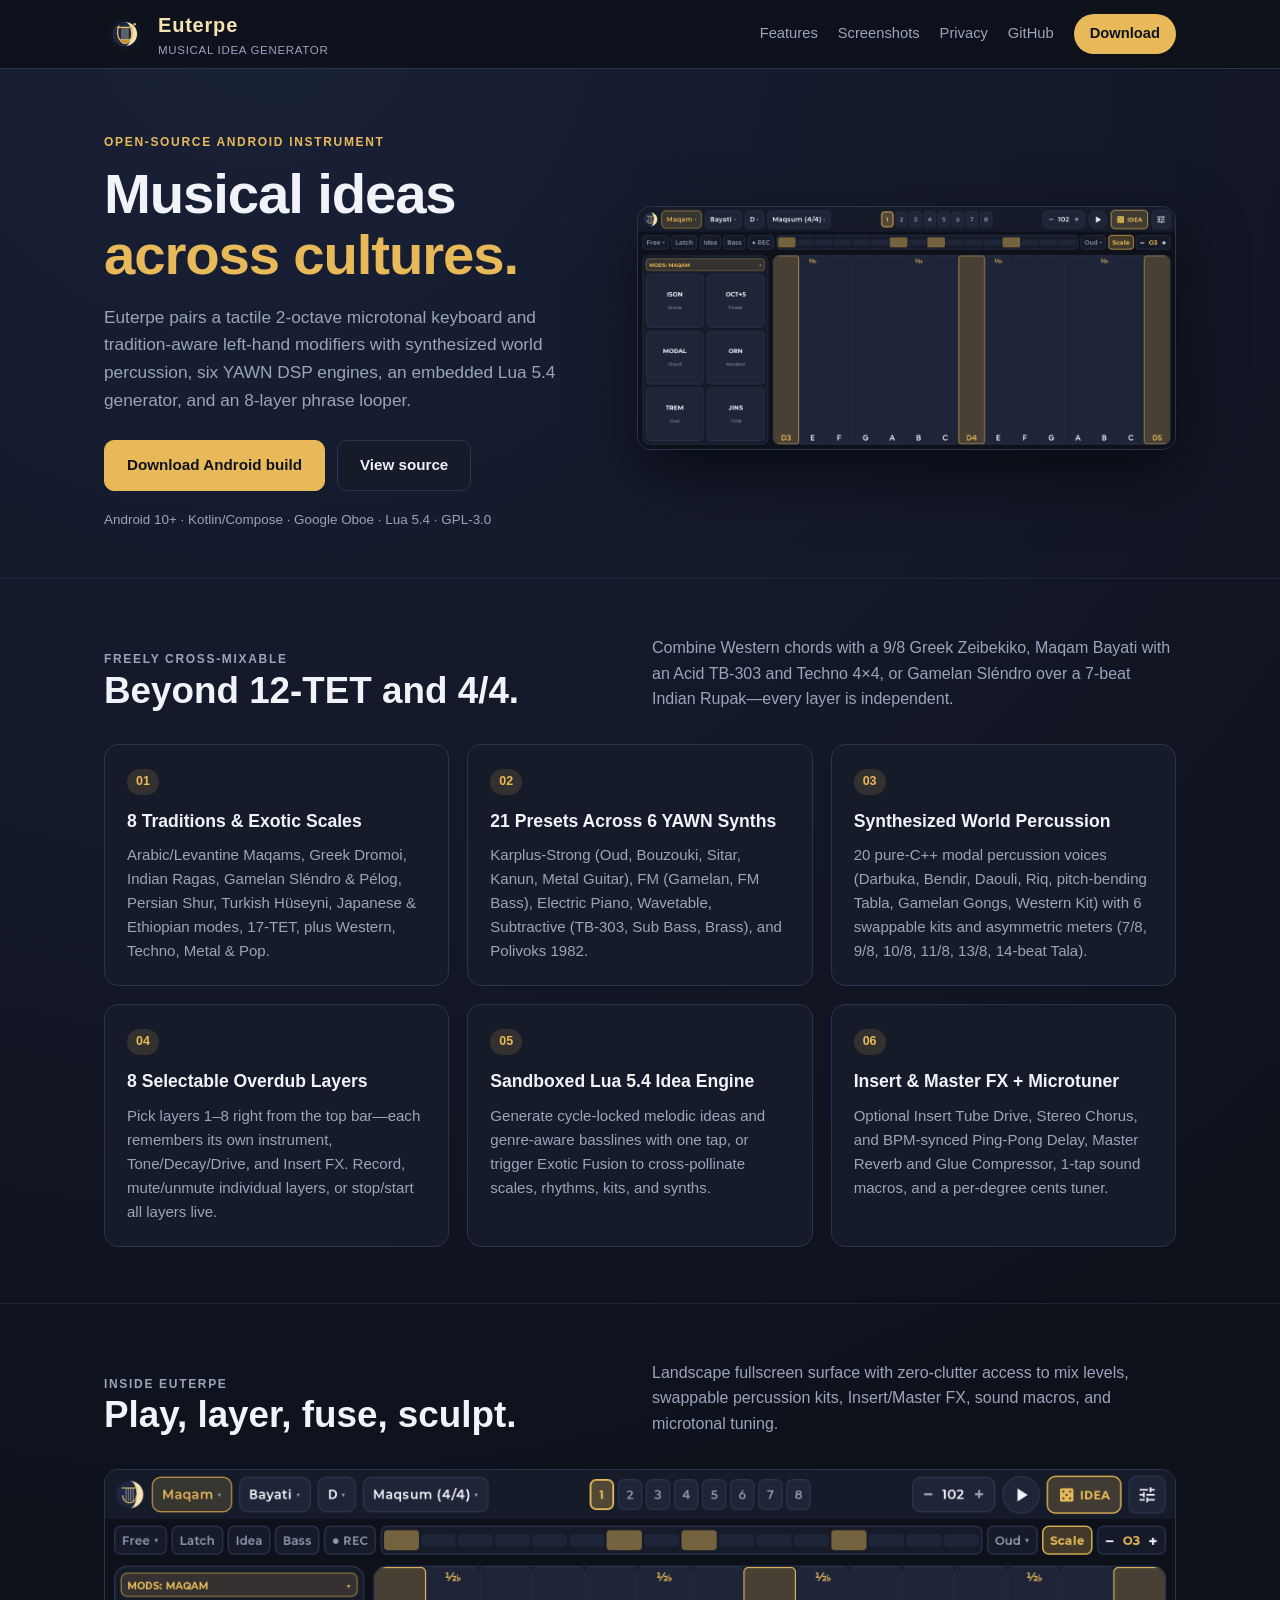
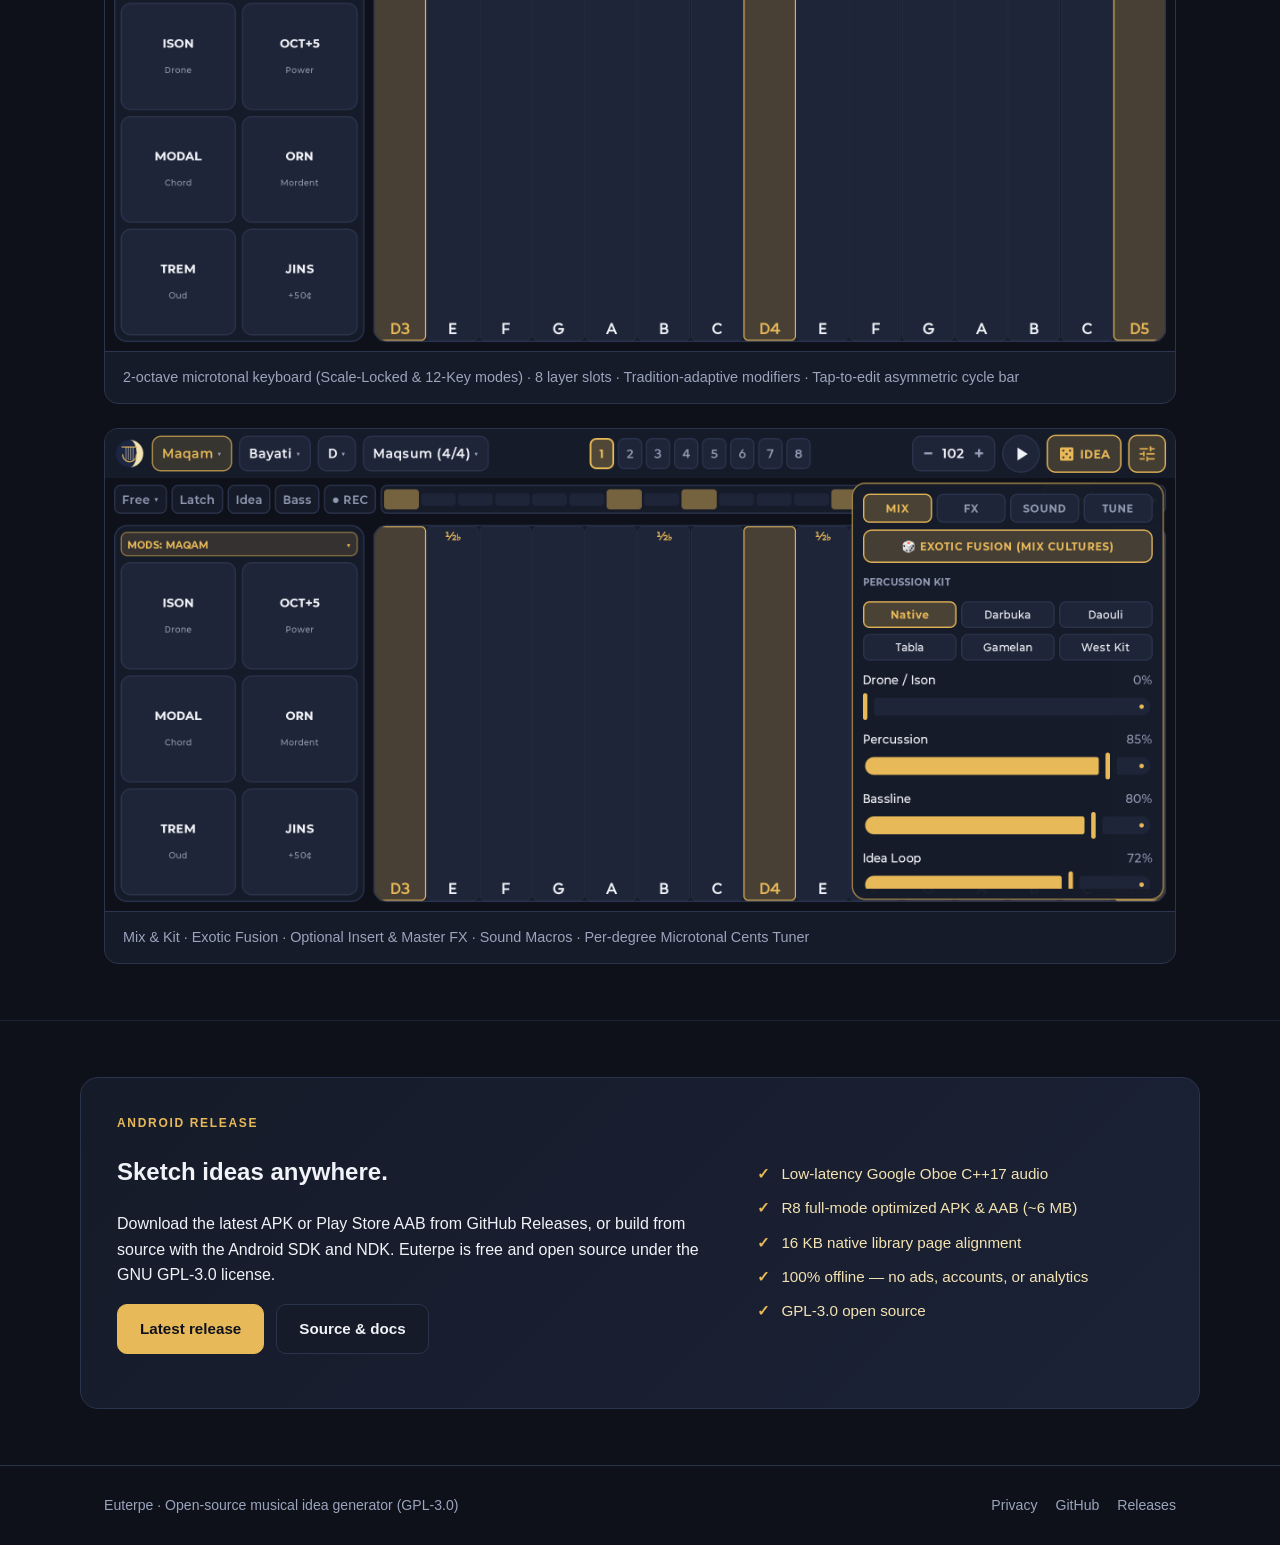
<file: docs/index.html>
<!doctype html>
<html lang="en">
<head>
  <meta charset="utf-8">
  <meta name="viewport" content="width=device-width, initial-scale=1">
  <title>Euterpe — cross-cultural musical idea generator for Android</title>
  <meta name="description" content="Euterpe is an open-source Android musical idea generator with Maqams, Greek Dromoi, Indian Ragas, Gamelan, Western, Techno, Metal & Pop, synthesized world percussion, YAWN DSP synths, and an 8-layer phrase looper.">
  <meta name="theme-color" content="#0e111a">
  <meta property="og:title" content="Euterpe — cross-cultural musical idea generator">
  <meta property="og:description" content="2-octave microtonal keyboard, left-hand tradition modifiers, 21 YAWN DSP presets including Polivoks & TB-303, synthesized world percussion, Lua 5.4 idea engine, and 8-layer looper.">
  <meta property="og:type" content="website">
  <meta property="og:image" content="https://tkleisas.github.io/euterpe/assets/screenshot-main.png">
  <meta name="twitter:card" content="summary_large_image">
  <link rel="icon" href="assets/euterpe-logo.svg" type="image/svg+xml">
  <link rel="stylesheet" href="styles.css">
</head>
<body>
  <header class="site-header">
    <div class="wrap nav">
      <a class="brand" href="./" aria-label="Euterpe home">
        <img src="assets/euterpe-logo.svg" alt="" width="42" height="42">
        <span>
          <span class="brand-word">Euterpe</span>
          <span class="brand-by">musical idea generator</span>
        </span>
      </a>
      <nav class="nav-links" aria-label="Main navigation">
        <a href="#features">Features</a>
        <a href="#screenshots">Screenshots</a>
        <a href="privacy.html">Privacy</a>
        <a href="https://github.com/tkleisas/euterpe">GitHub</a>
        <a class="nav-cta" href="https://github.com/tkleisas/euterpe/releases/latest">Download</a>
      </nav>
    </div>
  </header>

  <main>
    <section class="wrap hero">
      <div>
        <p class="eyebrow">Open-source Android instrument</p>
        <h1>Musical ideas<br><span>across cultures.</span></h1>
        <p class="lede">
          Euterpe pairs a tactile 2-octave microtonal keyboard and tradition-aware
          left-hand modifiers with synthesized world percussion, six YAWN DSP
          engines, an embedded Lua 5.4 generator, and an 8-layer phrase looper.
        </p>
        <div class="hero-actions">
          <a class="btn btn-primary" href="https://github.com/tkleisas/euterpe/releases/latest">Download Android build</a>
          <a class="btn" href="https://github.com/tkleisas/euterpe">View source</a>
        </div>
        <p class="meta">Android 10+ · Kotlin/Compose · Google Oboe · Lua 5.4 · GPL-3.0</p>
      </div>
      <div class="hero-visual">
        <img src="assets/screenshot-main.png" alt="Euterpe landscape performance surface in Maqam Bayati with 8 layer slots and 2-octave microtonal keyboard">
      </div>
    </section>

    <section class="section" id="features">
      <div class="wrap">
        <div class="section-head">
          <div>
            <p class="eyebrow">Freely cross-mixable</p>
            <h2>Beyond 12-TET and 4/4.</h2>
          </div>
          <p>
            Combine Western chords with a 9/8 Greek Zeibekiko, Maqam Bayati with
            an Acid TB-303 and Techno 4×4, or Gamelan Sléndro over a 7-beat
            Indian Rupak—every layer is independent.
          </p>
        </div>
        <div class="feature-grid">
          <article class="card">
            <span class="card-number">01</span>
            <h3>8 Traditions &amp; Exotic Scales</h3>
            <p>Arabic/Levantine Maqams, Greek Dromoi, Indian Ragas, Gamelan Sléndro &amp; Pélog, Persian Shur, Turkish Hüseyni, Japanese &amp; Ethiopian modes, 17-TET, plus Western, Techno, Metal &amp; Pop.</p>
          </article>
          <article class="card">
            <span class="card-number">02</span>
            <h3>21 Presets Across 6 YAWN Synths</h3>
            <p>Karplus-Strong (Oud, Bouzouki, Sitar, Kanun, Metal Guitar), FM (Gamelan, FM Bass), Electric Piano, Wavetable, Subtractive (TB-303, Sub Bass, Brass), and Polivoks 1982.</p>
          </article>
          <article class="card">
            <span class="card-number">03</span>
            <h3>Synthesized World Percussion</h3>
            <p>20 pure-C++ modal percussion voices (Darbuka, Bendir, Daouli, Riq, pitch-bending Tabla, Gamelan Gongs, Western Kit) with 6 swappable kits and asymmetric meters (7/8, 9/8, 10/8, 11/8, 13/8, 14-beat Tala).</p>
          </article>
          <article class="card">
            <span class="card-number">04</span>
            <h3>8 Selectable Overdub Layers</h3>
            <p>Pick layers 1–8 right from the top bar—each remembers its own instrument, Tone/Decay/Drive, and Insert FX. Record, mute/unmute individual layers, or stop/start all layers live.</p>
          </article>
          <article class="card">
            <span class="card-number">05</span>
            <h3>Sandboxed Lua 5.4 Idea Engine</h3>
            <p>Generate cycle-locked melodic ideas and genre-aware basslines with one tap, or trigger Exotic Fusion to cross-pollinate scales, rhythms, kits, and synths.</p>
          </article>
          <article class="card">
            <span class="card-number">06</span>
            <h3>Insert &amp; Master FX + Microtuner</h3>
            <p>Optional Insert Tube Drive, Stereo Chorus, and BPM-synced Ping-Pong Delay, Master Reverb and Glue Compressor, 1-tap sound macros, and a per-degree cents tuner.</p>
          </article>
        </div>
      </div>
    </section>

    <section class="section" id="screenshots">
      <div class="wrap">
        <div class="section-head">
          <div>
            <p class="eyebrow">Inside Euterpe</p>
            <h2>Play, layer, fuse, sculpt.</h2>
          </div>
          <p>Landscape fullscreen surface with zero-clutter access to mix levels, swappable percussion kits, Insert/Master FX, sound macros, and microtonal tuning.</p>
        </div>
        <div class="gallery">
          <figure class="shot">
            <img loading="lazy" src="assets/screenshot-main.png" alt="Euterpe main performance surface with 8 layer buttons, Maqam Bayati quarter-tone keyboard, and left-hand modifiers">
            <figcaption>2-octave microtonal keyboard (Scale-Locked &amp; 12-Key modes) · 8 layer slots · Tradition-adaptive modifiers · Tap-to-edit asymmetric cycle bar</figcaption>
          </figure>
          <figure class="shot">
            <img loading="lazy" src="assets/screenshot-lab.png" alt="Euterpe Mix, Percussion Kit, FX, Sound and Tune overlay">
            <figcaption>Mix &amp; Kit · Exotic Fusion · Optional Insert &amp; Master FX · Sound Macros · Per-degree Microtonal Cents Tuner</figcaption>
          </figure>
        </div>
      </div>
    </section>

    <section class="section" id="download">
      <div class="wrap download">
        <div>
          <p class="eyebrow">Android release</p>
          <h2>Sketch ideas anywhere.</h2>
          <p>
            Download the latest APK or Play Store AAB from GitHub Releases, or
            build from source with the Android SDK and NDK. Euterpe is free and
            open source under the GNU GPL-3.0 license.
          </p>
          <div class="hero-actions">
            <a class="btn btn-primary" href="https://github.com/tkleisas/euterpe/releases/latest">Latest release</a>
            <a class="btn" href="https://github.com/tkleisas/euterpe">Source &amp; docs</a>
          </div>
        </div>
        <ul class="checks">
          <li>Low-latency Google Oboe C++17 audio</li>
          <li>R8 full-mode optimized APK &amp; AAB (~6 MB)</li>
          <li>16 KB native library page alignment</li>
          <li>100% offline — no ads, accounts, or analytics</li>
          <li>GPL-3.0 open source</li>
        </ul>
      </div>
    </section>
  </main>

  <footer class="site-footer">
    <div class="wrap footer-row">
      <div>Euterpe · Open-source musical idea generator (GPL-3.0)</div>
      <div class="footer-links">
        <a href="privacy.html">Privacy</a>
        <a href="https://github.com/tkleisas/euterpe">GitHub</a>
        <a href="https://github.com/tkleisas/euterpe/releases">Releases</a>
      </div>
    </div>
  </footer>
</body>
</html>
</file>
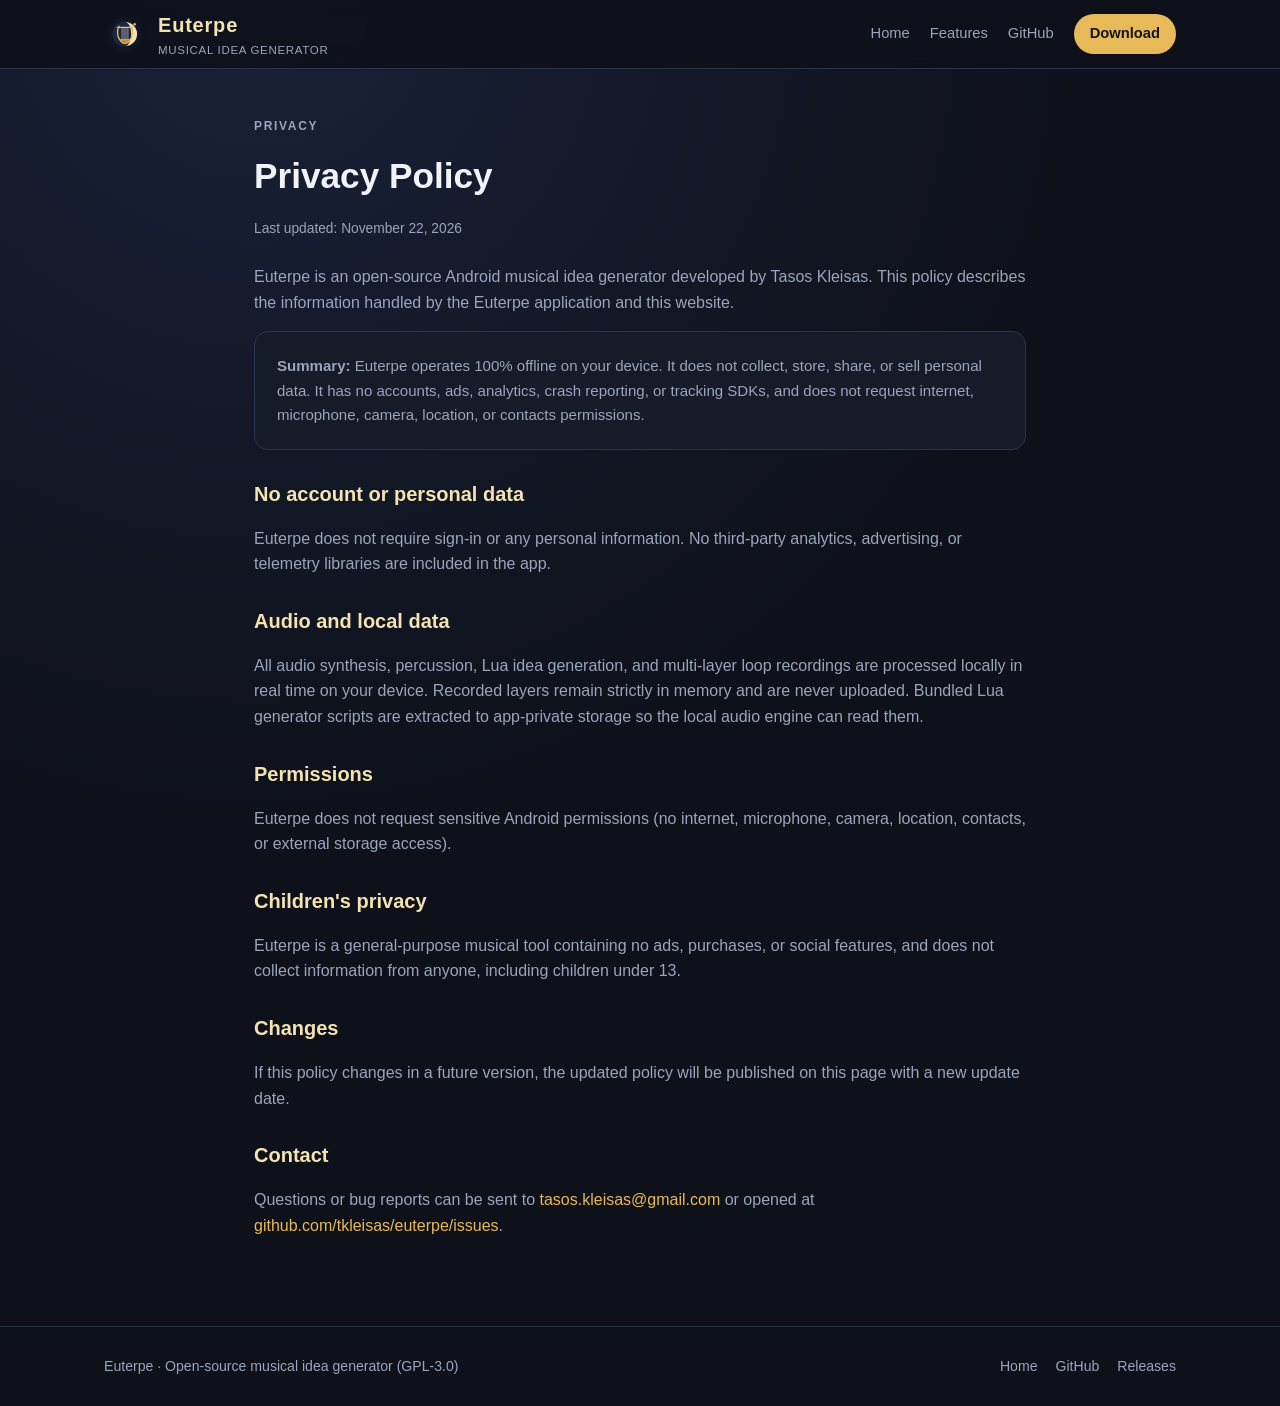
<file: docs/privacy.html>
<!doctype html>
<html lang="en">
<head>
  <meta charset="utf-8">
  <meta name="viewport" content="width=device-width, initial-scale=1">
  <title>Privacy Policy — Euterpe</title>
  <meta name="description" content="Euterpe privacy policy: 100% offline processing, no network access, no analytics, no ads, no account.">
  <meta name="theme-color" content="#0e111a">
  <link rel="icon" href="assets/euterpe-logo.svg" type="image/svg+xml">
  <link rel="stylesheet" href="styles.css">
</head>
<body>
  <header class="site-header">
    <div class="wrap nav">
      <a class="brand" href="./" aria-label="Euterpe home">
        <img src="assets/euterpe-logo.svg" alt="" width="42" height="42">
        <span>
          <span class="brand-word">Euterpe</span>
          <span class="brand-by">musical idea generator</span>
        </span>
      </a>
      <nav class="nav-links" aria-label="Main navigation">
        <a href="index.html">Home</a>
        <a href="index.html#features">Features</a>
        <a href="https://github.com/tkleisas/euterpe">GitHub</a>
        <a class="nav-cta" href="https://github.com/tkleisas/euterpe/releases/latest">Download</a>
      </nav>
    </div>
  </header>

  <main class="wrap legal">
    <p class="eyebrow">Privacy</p>
    <h1>Privacy Policy</h1>
    <p class="updated">Last updated: November 22, 2026</p>

    <p>
      Euterpe is an open-source Android musical idea generator developed by
      Tasos Kleisas. This policy describes the information handled by the
      Euterpe application and this website.
    </p>

    <div class="card">
      <p><strong>Summary:</strong> Euterpe operates 100% offline on your device.
      It does not collect, store, share, or sell personal data. It has no
      accounts, ads, analytics, crash reporting, or tracking SDKs, and does not
      request internet, microphone, camera, location, or contacts permissions.</p>
    </div>

    <h2>No account or personal data</h2>
    <p>
      Euterpe does not require sign-in or any personal information. No third-party
      analytics, advertising, or telemetry libraries are included in the app.
    </p>

    <h2>Audio and local data</h2>
    <p>
      All audio synthesis, percussion, Lua idea generation, and multi-layer loop
      recordings are processed locally in real time on your device. Recorded
      layers remain strictly in memory and are never uploaded. Bundled Lua
      generator scripts are extracted to app-private storage so the local audio
      engine can read them.
    </p>

    <h2>Permissions</h2>
    <p>
      Euterpe does not request sensitive Android permissions (no internet,
      microphone, camera, location, contacts, or external storage access).
    </p>

    <h2>Children's privacy</h2>
    <p>
      Euterpe is a general-purpose musical tool containing no ads, purchases, or
      social features, and does not collect information from anyone, including
      children under 13.
    </p>

    <h2>Changes</h2>
    <p>
      If this policy changes in a future version, the updated policy will be
      published on this page with a new update date.
    </p>

    <h2>Contact</h2>
    <p>
      Questions or bug reports can be sent to
      <a href="mailto:tasos.kleisas@gmail.com">tasos.kleisas@gmail.com</a>
      or opened at
      <a href="https://github.com/tkleisas/euterpe/issues">github.com/tkleisas/euterpe/issues</a>.
    </p>
  </main>

  <footer class="site-footer">
    <div class="wrap footer-row">
      <div>Euterpe · Open-source musical idea generator (GPL-3.0)</div>
      <div class="footer-links">
        <a href="index.html">Home</a>
        <a href="https://github.com/tkleisas/euterpe">GitHub</a>
        <a href="https://github.com/tkleisas/euterpe/releases">Releases</a>
      </div>
    </div>
  </footer>
</body>
</html>
</file>
<file: docs/styles.css>
:root {
  --bg: #0e111a;
  --surface: #161b29;
  --surface-2: #1e2538;
  --border: #2b344d;
  --text: #f1f3f8;
  --muted: #9aa4bc;
  --accent: #e8b959;
  --accent-soft: rgba(232, 185, 89, 0.14);
  --ivory: #f4e3b2;
  --radius: 14px;
}

* { box-sizing: border-box; }
html { scroll-behavior: smooth; }
body {
  margin: 0;
  font-family: -apple-system, BlinkMacSystemFont, "Segoe UI", Roboto, Inter, sans-serif;
  background: radial-gradient(circle at 20% 0%, #192138 0%, var(--bg) 48%);
  color: var(--text);
  line-height: 1.6;
}
a { color: var(--accent); text-decoration: none; }
a:hover { text-decoration: underline; }

.wrap { max-width: 1120px; margin: 0 auto; padding: 0 24px; }

.site-header {
  position: sticky;
  top: 0;
  z-index: 20;
  background: rgba(14, 17, 26, 0.88);
  backdrop-filter: blur(12px);
  border-bottom: 1px solid var(--border);
}
.nav {
  display: flex;
  align-items: center;
  justify-content: space-between;
  min-height: 68px;
  gap: 16px;
}
.brand {
  display: flex;
  align-items: center;
  gap: 12px;
  color: var(--text);
}
.brand:hover { text-decoration: none; }
.brand-word {
  display: block;
  font-size: 1.25rem;
  font-weight: 800;
  letter-spacing: 0.04em;
  color: var(--ivory);
}
.brand-by {
  display: block;
  font-size: 0.72rem;
  color: var(--muted);
  letter-spacing: 0.06em;
  text-transform: uppercase;
}
.nav-links {
  display: flex;
  align-items: center;
  gap: 20px;
  flex-wrap: wrap;
}
.nav-links a {
  color: var(--muted);
  font-size: 0.92rem;
  font-weight: 500;
}
.nav-links a:hover { color: var(--text); text-decoration: none; }
.nav-links a.nav-cta {
  background: var(--accent);
  color: #10131d;
  padding: 8px 16px;
  border-radius: 999px;
  font-weight: 700;
}
.nav-links a.nav-cta:hover { background: var(--ivory); }

.hero {
  display: grid;
  grid-template-columns: 1.05fr 1.15fr;
  gap: 40px;
  align-items: center;
  padding: 64px 24px 48px;
}
.eyebrow {
  text-transform: uppercase;
  letter-spacing: 0.14em;
  font-size: 0.75rem;
  font-weight: 700;
  color: var(--accent);
  margin: 0 0 12px;
}
.hero h1 {
  font-size: clamp(2.2rem, 4.4vw, 3.6rem);
  line-height: 1.08;
  margin: 0 0 18px;
  letter-spacing: -0.02em;
}
.hero h1 span { color: var(--accent); }
.lede {
  font-size: 1.08rem;
  color: var(--muted);
  margin: 0 0 26px;
  max-width: 54ch;
}
.hero-actions {
  display: flex;
  gap: 12px;
  flex-wrap: wrap;
  margin-bottom: 18px;
}
.btn {
  display: inline-flex;
  align-items: center;
  justify-content: center;
  padding: 12px 22px;
  border-radius: 10px;
  font-weight: 700;
  font-size: 0.95rem;
  border: 1px solid var(--border);
  background: var(--surface);
  color: var(--text);
  transition: transform 0.15s ease, border-color 0.15s ease;
}
.btn:hover { text-decoration: none; border-color: var(--accent); transform: translateY(-1px); }
.btn-primary {
  background: var(--accent);
  border-color: var(--accent);
  color: #10131d;
}
.btn-primary:hover { background: var(--ivory); border-color: var(--ivory); }
.meta { font-size: 0.84rem; color: var(--muted); margin: 0; }

.hero-visual img {
  width: 100%;
  height: auto;
  border-radius: var(--radius);
  border: 1px solid var(--border);
  box-shadow: 0 24px 64px rgba(0, 0, 0, 0.55);
}

.section { padding: 56px 0; border-top: 1px solid rgba(43, 52, 77, 0.55); }
.section-head {
  display: grid;
  grid-template-columns: 1fr 1fr;
  gap: 24px;
  align-items: end;
  margin-bottom: 32px;
}
.section-head h2 { font-size: clamp(1.6rem, 3vw, 2.3rem); margin: 0; line-height: 1.15; }
.section-head p { color: var(--muted); margin: 0; }

.feature-grid {
  display: grid;
  grid-template-columns: repeat(3, minmax(0, 1fr));
  gap: 18px;
}
.card {
  background: var(--surface);
  border: 1px solid var(--border);
  border-radius: var(--radius);
  padding: 22px;
}
.card-number {
  display: inline-block;
  font-size: 0.78rem;
  font-weight: 800;
  color: var(--accent);
  background: var(--accent-soft);
  padding: 3px 9px;
  border-radius: 999px;
  margin-bottom: 12px;
}
.card h3 { margin: 0 0 8px; font-size: 1.1rem; }
.card p { margin: 0; color: var(--muted); font-size: 0.94rem; }

.gallery {
  display: grid;
  grid-template-columns: 1fr;
  gap: 24px;
}
.shot {
  margin: 0;
  background: var(--surface);
  border: 1px solid var(--border);
  border-radius: var(--radius);
  overflow: hidden;
}
.shot img { display: block; width: 100%; height: auto; }
.shot figcaption {
  padding: 14px 18px;
  font-size: 0.9rem;
  color: var(--muted);
  border-top: 1px solid var(--border);
}

.download {
  display: grid;
  grid-template-columns: 1.2fr 0.8fr;
  gap: 32px;
  align-items: center;
  background: linear-gradient(135deg, var(--surface) 0%, #1b2236 100%);
  border: 1px solid var(--border);
  border-radius: 18px;
  padding: 36px;
}
.checks { list-style: none; padding: 0; margin: 0; display: grid; gap: 10px; }
.checks li {
  position: relative;
  padding-left: 24px;
  color: var(--ivory);
  font-size: 0.95rem;
}
.checks li::before {
  content: "✓";
  position: absolute;
  left: 0;
  color: var(--accent);
  font-weight: 800;
}

.legal { padding: 48px 24px 72px; max-width: 820px; }
.legal h1 { font-size: 2.2rem; margin: 0 0 6px; }
.legal h2 { font-size: 1.25rem; margin: 28px 0 8px; color: var(--ivory); }
.legal p, .legal li { color: var(--muted); }
.updated { font-size: 0.86rem; color: var(--muted); margin-bottom: 24px; }

.site-footer {
  border-top: 1px solid var(--border);
  padding: 28px 0;
  color: var(--muted);
  font-size: 0.88rem;
}
.footer-row {
  display: flex;
  justify-content: space-between;
  align-items: center;
  gap: 16px;
  flex-wrap: wrap;
}
.footer-links { display: flex; gap: 18px; }
.footer-links a { color: var(--muted); }
.footer-links a:hover { color: var(--text); }

@media (max-width: 900px) {
  .hero, .section-head, .download { grid-template-columns: 1fr; }
  .feature-grid { grid-template-columns: 1fr; }
}
</file>
